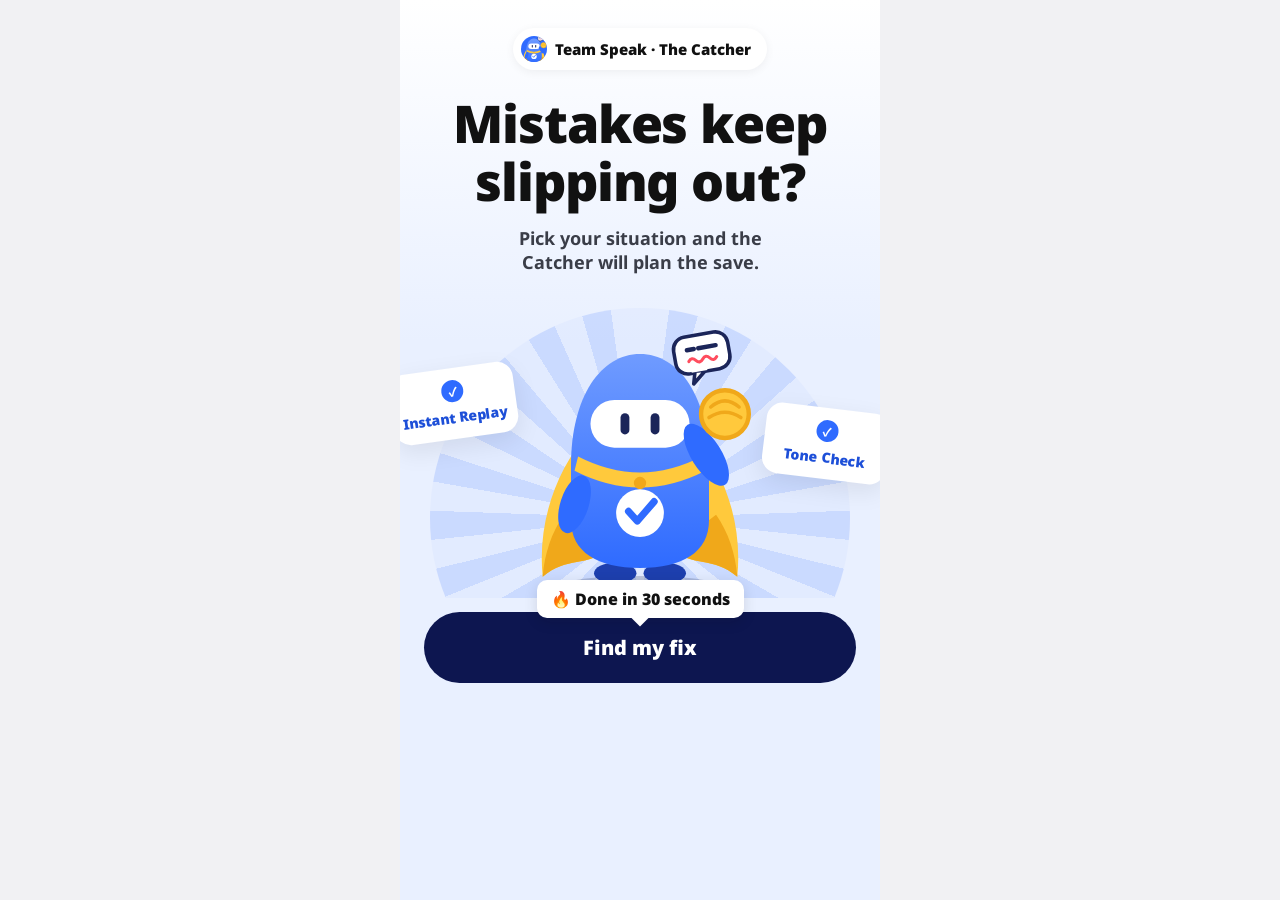
<file: team-speak/catcher.html>
<!DOCTYPE html>
<html lang="en">
<head>
<meta charset="utf-8">
<meta name="viewport" content="width=device-width, initial-scale=1">
<title>The Catcher’s questionnaire — Team Speak</title>
<meta name="description" content="Pick the situation closest to yours and get a Business English plan from The Catcher, one of the four heroes of Team Speak.">
<link rel="preconnect" href="https://fonts.googleapis.com">
<link rel="preconnect" href="https://fonts.gstatic.com" crossorigin>
<link href="https://fonts.googleapis.com/css2?family=Noto+Sans:wght@400;500;700;900&amp;family=Noto+Sans+TC:wght@400;500;700;900&amp;display=swap" rel="stylesheet">
<link rel="stylesheet" href="../styles.css">
<link rel="stylesheet" href="team.css">
</head>
<body class="quiz-page" data-hero="catcher">

<!-- quiz.js renders the intro, questions and result for this hero -->
<main class="quiz" id="quiz">
  <noscript>This questionnaire needs JavaScript to run.</noscript>
</main>

<script src="quiz.js"></script>
</body>
</html>
</file>
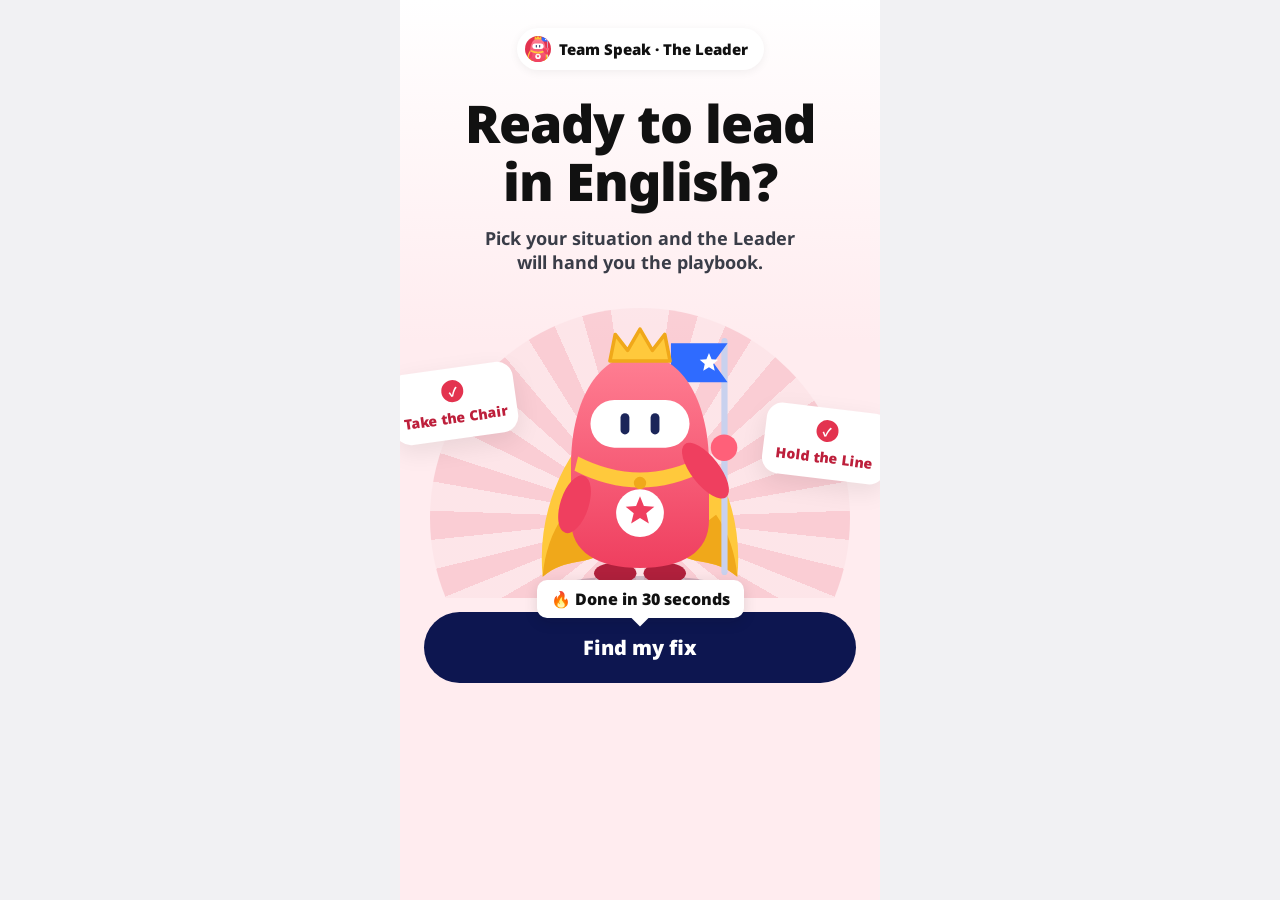
<file: team-speak/leader.html>
<!DOCTYPE html>
<html lang="en">
<head>
<meta charset="utf-8">
<meta name="viewport" content="width=device-width, initial-scale=1">
<title>The Leader’s questionnaire — Team Speak</title>
<meta name="description" content="Pick the situation closest to yours and get a Business English plan from The Leader, one of the four heroes of Team Speak.">
<link rel="preconnect" href="https://fonts.googleapis.com">
<link rel="preconnect" href="https://fonts.gstatic.com" crossorigin>
<link href="https://fonts.googleapis.com/css2?family=Noto+Sans:wght@400;500;700;900&amp;family=Noto+Sans+TC:wght@400;500;700;900&amp;display=swap" rel="stylesheet">
<link rel="stylesheet" href="../styles.css">
<link rel="stylesheet" href="team.css">
</head>
<body class="quiz-page" data-hero="leader">

<!-- quiz.js renders the intro, questions and result for this hero -->
<main class="quiz" id="quiz">
  <noscript>This questionnaire needs JavaScript to run.</noscript>
</main>

<script src="quiz.js"></script>
</body>
</html>
</file>
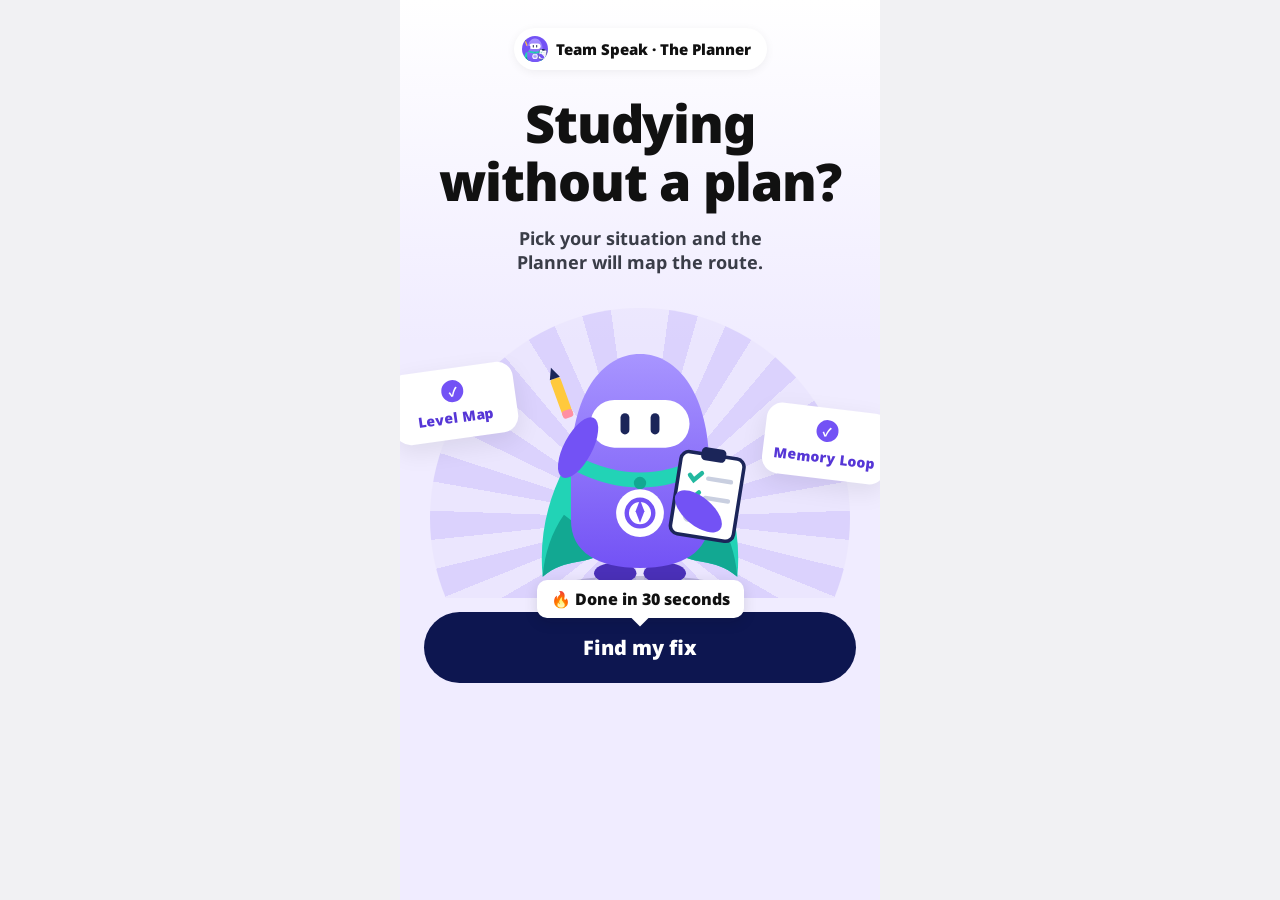
<file: team-speak/planner.html>
<!DOCTYPE html>
<html lang="en">
<head>
<meta charset="utf-8">
<meta name="viewport" content="width=device-width, initial-scale=1">
<title>The Planner’s questionnaire — Team Speak</title>
<meta name="description" content="Pick the situation closest to yours and get a Business English plan from The Planner, one of the four heroes of Team Speak.">
<link rel="preconnect" href="https://fonts.googleapis.com">
<link rel="preconnect" href="https://fonts.gstatic.com" crossorigin>
<link href="https://fonts.googleapis.com/css2?family=Noto+Sans:wght@400;500;700;900&amp;family=Noto+Sans+TC:wght@400;500;700;900&amp;display=swap" rel="stylesheet">
<link rel="stylesheet" href="../styles.css">
<link rel="stylesheet" href="team.css">
</head>
<body class="quiz-page" data-hero="planner">

<!-- quiz.js renders the intro, questions and result for this hero -->
<main class="quiz" id="quiz">
  <noscript>This questionnaire needs JavaScript to run.</noscript>
</main>

<script src="quiz.js"></script>
</body>
</html>
</file>
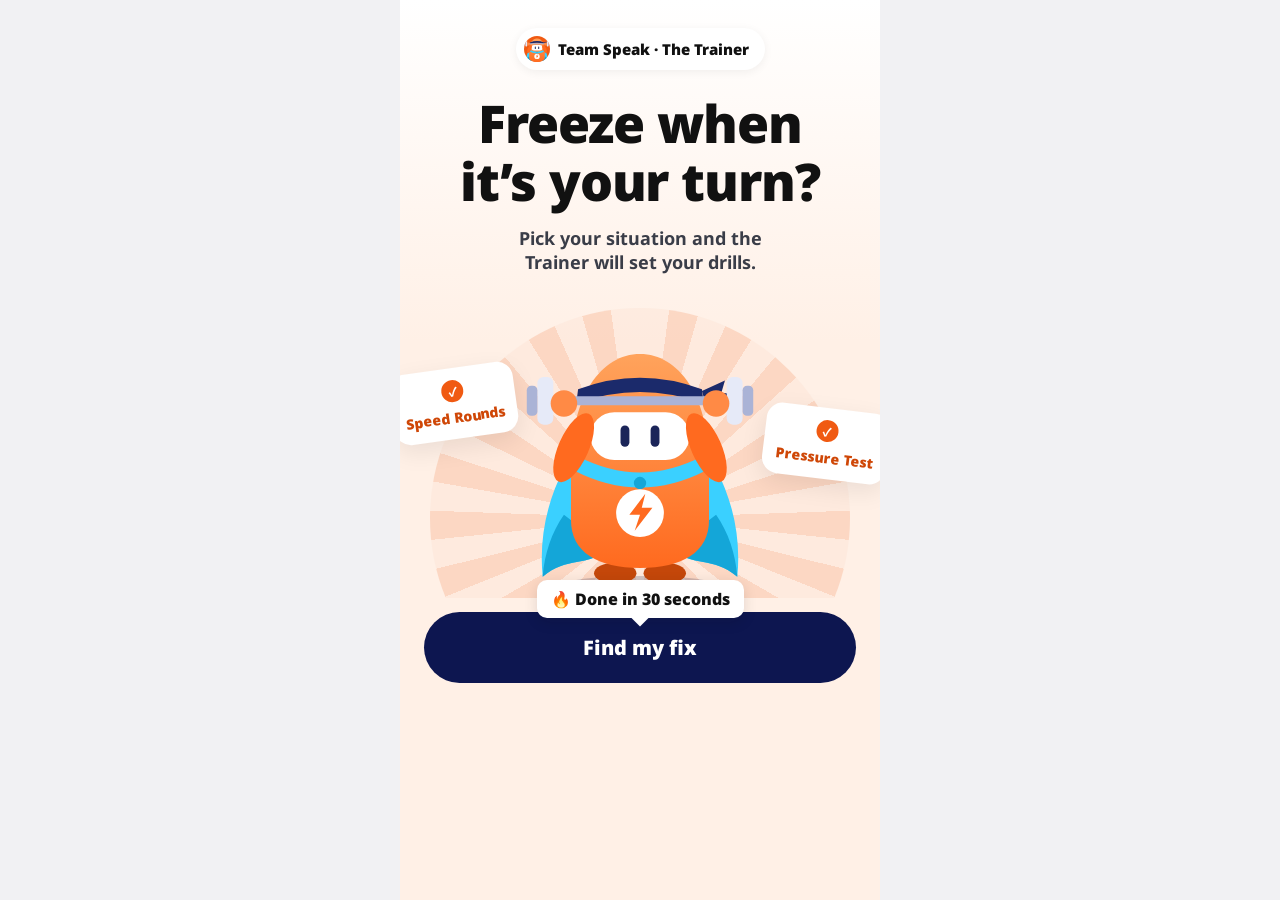
<file: team-speak/trainer.html>
<!DOCTYPE html>
<html lang="en">
<head>
<meta charset="utf-8">
<meta name="viewport" content="width=device-width, initial-scale=1">
<title>The Trainer’s questionnaire — Team Speak</title>
<meta name="description" content="Pick the situation closest to yours and get a Business English plan from The Trainer, one of the four heroes of Team Speak.">
<link rel="preconnect" href="https://fonts.googleapis.com">
<link rel="preconnect" href="https://fonts.gstatic.com" crossorigin>
<link href="https://fonts.googleapis.com/css2?family=Noto+Sans:wght@400;500;700;900&amp;family=Noto+Sans+TC:wght@400;500;700;900&amp;display=swap" rel="stylesheet">
<link rel="stylesheet" href="../styles.css">
<link rel="stylesheet" href="team.css">
</head>
<body class="quiz-page" data-hero="trainer">

<!-- quiz.js renders the intro, questions and result for this hero -->
<main class="quiz" id="quiz">
  <noscript>This questionnaire needs JavaScript to run.</noscript>
</main>

<script src="quiz.js"></script>
</body>
</html>
</file>
<file: styles.css>
/* Speak — Purchase BE page */

:root {
  --blue: #2f6bff;
  --blue-dark: #1d4fd8;
  --blue-line: #c9d6ff;
  --ink: #111;
  --ink-2: #3a3d48;
  --ink-3: #4a4e5a;
  --muted: #7a7e8a;
  --faint: #8a8e99;
  --line: #eceef2;
  --line-2: #e3e5ea;
  --surface: #f5f6f8;
  --placeholder: #e8eaef;
}

*, *::before, *::after { box-sizing: border-box; }

body {
  margin: 0;
  background: #fff;
  font-family: 'Noto Sans', 'Noto Sans TC', system-ui, sans-serif;
  color: var(--ink);
  -webkit-font-smoothing: antialiased;
}
body.modal-open { overflow: hidden; }

a { color: var(--blue); text-decoration: none; }
a:hover { color: var(--blue-dark); }

img { max-width: 100%; }

/* Keep #anchor targets clear of the sticky nav */
[id] { scroll-margin-top: 64px; }

h1, h2, h3, p { margin: 0; }

.container { max-width: 1200px; margin: 0 auto; }
.container--md { max-width: 1000px; margin: 0 auto; }
.container--sm { max-width: 800px; margin: 0 auto; }

.section { padding: 88px 24px; background: #fff; }
.section--alt { background: var(--surface); }
.stack-40 { display: flex; flex-direction: column; gap: 40px; }

.section-head {
  text-align: center;
  display: flex;
  flex-direction: column;
  gap: 12px;
  align-items: center;
}
.section-head__icon { height: 56px; }
.section-head h2,
.h2 {
  font-size: clamp(28px, 3.5vw, 40px);
  font-weight: 900;
}
.h2--center { text-align: center; }
.section-head p { font-size: 17px; color: var(--ink-3); }
.hl { color: var(--blue); }
.strong { color: var(--ink); }

.grid-3 {
  display: grid;
  grid-template-columns: repeat(auto-fit, minmax(300px, 1fr));
  gap: 24px;
}

/* Buttons */
.btn {
  display: inline-block;
  border: none;
  cursor: pointer;
  font-family: inherit;
  font-weight: 700;
  border-radius: 999px;
  text-align: center;
  background: var(--blue);
  color: #fff;
  transition: background .2s, color .2s;
}
.btn:hover { color: #fff; }
.btn--sm { padding: 10px 18px; font-size: 14px; white-space: nowrap; }
.btn--lg { padding: 18px 36px; font-size: 18px; }
.btn--block { display: block; padding: 16px; font-size: 17px; }
.btn--outline {
  background: #fff;
  color: var(--blue);
  border: 2px solid var(--blue);
  padding: 14px;
}
.btn--outline:hover { color: var(--blue); }

/* ---------- Nav ---------- */
.nav {
  position: sticky;
  top: 0;
  z-index: 20;
  background: rgba(255, 255, 255, .92);
  backdrop-filter: blur(10px);
  -webkit-backdrop-filter: blur(10px);
  border-bottom: 1px solid var(--line);
}
.nav__inner {
  max-width: 1200px;
  margin: 0 auto;
  padding: 12px 24px;
  display: flex;
  align-items: center;
  gap: 24px;
}
.nav__logo { height: 26px; display: block; }
.nav__links {
  display: flex;
  gap: 20px;
  flex: 1;
  flex-wrap: wrap;
  font-size: 14px;
}
.nav__links a { color: var(--ink-2); }

/* ---------- Hero ---------- */
.hero { background: #fff; color: var(--ink); position: relative; overflow: hidden; }
.hero__inner {
  max-width: 1200px;
  margin: 0 auto;
  padding: 72px 24px 64px;
  display: grid;
  grid-template-columns: repeat(auto-fit, minmax(320px, 1fr));
  gap: 48px;
  align-items: center;
}
.hero__copy { display: flex; flex-direction: column; gap: 24px; }
.hero h1 {
  font-size: clamp(40px, 5vw, 64px);
  line-height: 1.15;
  font-weight: 900;
  letter-spacing: -.01em;
}
.hero__tags { font-size: 18px; font-weight: 700; color: var(--ink-2); }
.hero__cta { display: flex; flex-direction: column; gap: 10px; align-items: flex-start; }
.hero__note { font-size: 14px; color: var(--ink-3); }
.hero__media {
  position: relative;
  border-radius: 28px;
  overflow: hidden;
  aspect-ratio: 4 / 3;
  background: var(--surface);
}
.hero__media img { width: 100%; height: 100%; object-fit: cover; display: block; }

.backing { border-top: 1px solid var(--line); }
.backing__inner {
  max-width: 1200px;
  margin: 0 auto;
  padding: 28px 24px;
  display: flex;
  flex-wrap: wrap;
  gap: 24px;
  align-items: center;
  justify-content: center;
}
.backing__openai { height: 32px; filter: brightness(0); }
.backing__text { font-weight: 700; font-size: 16px; }
.backing__badges { display: flex; gap: 12px; }
.backing__badges img { height: 48px; }

/* ---------- Logos marquee ---------- */
.logos { padding: 48px 0; background: var(--surface); }
.logos h3 {
  margin: 0 0 28px;
  text-align: center;
  font-size: 18px;
  font-weight: 700;
  color: var(--ink-2);
  padding: 0 24px;
}
.logos__viewport {
  overflow: hidden;
  -webkit-mask-image: linear-gradient(90deg, transparent, #000 10%, #000 90%, transparent);
  mask-image: linear-gradient(90deg, transparent, #000 10%, #000 90%, transparent);
}
.logos__track {
  display: flex;
  gap: 56px;
  width: max-content;
  align-items: center;
  animation: marquee 40s linear infinite;
}
.logos__track img { height: 36px; width: auto; opacity: .75; filter: grayscale(1); }

@keyframes marquee {
  from { transform: translateX(0); }
  to { transform: translateX(-50%); }
}

/* ---------- Personas ---------- */
.persona {
  background: #fff;
  border: 1px solid var(--line);
  border-radius: 24px;
  padding: 32px 28px;
  display: flex;
  flex-direction: column;
  gap: 20px;
  cursor: pointer;
  transition: transform .25s ease, box-shadow .25s ease;
}
.persona:hover { transform: translateY(-4px); box-shadow: 0 16px 40px rgba(17, 17, 17, .08); }
.persona__avatar { width: 120px; height: 120px; border-radius: 50%; display: block; }
.persona__head { display: flex; flex-direction: column; gap: 6px; }
.persona__quote { font-size: 18px; font-weight: 700; color: var(--ink); }
.persona__who {
  font-size: clamp(26px, 2.6vw, 34px);
  font-weight: 900;
  color: var(--blue);
  line-height: 1.2;
}
.persona__rule { height: 1px; background: var(--blue-line); }
.persona__familiar { font-size: 22px; font-weight: 900; color: var(--ink); }
.persona__pains { display: flex; flex-direction: column; gap: 20px; margin: 0; padding: 0; list-style: none; }
.persona__pains li { display: flex; gap: 16px; align-items: flex-start; font-size: 16px; line-height: 1.6; font-weight: 700; color: var(--ink); }
.pain-icon {
  flex: none;
  width: 28px;
  height: 28px;
  border-radius: 50%;
  background: #d9d9de;
  display: flex;
  align-items: center;
  justify-content: center;
  margin-top: 1px;
}
.pain-icon::after {
  content: "";
  width: 0;
  height: 0;
  border-left: 6px solid transparent;
  border-right: 6px solid transparent;
  border-bottom: 10px solid #fff;
  margin-top: -2px;
}
.persona__try { margin-top: auto; padding: 14px; font-size: 16px; }
.persona__try:hover { background: var(--blue-dark); }

/* ---------- Pricing ---------- */
.plans {
  display: grid;
  grid-template-columns: repeat(auto-fit, minmax(300px, 1fr));
  gap: 24px;
  align-items: stretch;
}
.plan {
  border: 1px solid var(--line-2);
  border-radius: 24px;
  padding: 32px;
  display: flex;
  flex-direction: column;
  gap: 20px;
  position: relative;
}
.plan--featured {
  border: 2px solid var(--blue);
  box-shadow: 0 12px 40px rgba(47, 107, 255, .15);
}
.plan__badge {
  position: absolute;
  top: -14px;
  left: 32px;
  background: var(--blue);
  color: #fff;
  font-size: 13px;
  font-weight: 700;
  padding: 5px 14px;
  border-radius: 999px;
}
.plan h3 { font-size: 24px; font-weight: 900; }
.plan__price { display: flex; flex-direction: column; gap: 4px; }
.plan__avg { font-size: 15px; color: var(--ink-3); }
.plan__avg b { font-size: 40px; color: var(--ink); font-weight: 900; }
.plan__yearly { display: flex; gap: 10px; align-items: baseline; }
.plan__yearly b { font-size: 17px; }
.plan__yearly s { color: var(--faint); font-size: 14px; }
.plan__fit { font-weight: 700; font-size: 15px; }
.checklist { display: flex; flex-direction: column; gap: 12px; font-size: 15px; margin: 0; padding: 0; list-style: none; }
.checklist li { display: flex; gap: 10px; align-items: flex-start; }
.checklist li::before { content: "✓"; color: var(--blue); font-weight: 900; }
.plan__fine { margin: auto 0 0; font-size: 12px; color: var(--faint); line-height: 1.6; }

/* ---------- Competitor ---------- */
.compete-head { gap: 16px; }
.compete-head .lead { font-size: 17px; font-weight: 700; color: var(--ink); }
.compete-head .body {
  font-size: 15px;
  color: var(--ink-3);
  line-height: 1.8;
  max-width: 680px;
  text-wrap: pretty;
}
.compare-scroll { overflow-x: auto; }
.compare {
  min-width: 640px;
  display: grid;
  grid-template-columns: 120px repeat(3, minmax(0, 1fr));
  font-size: 14px;
  text-align: center;
}
.compare > div { padding: 18px 12px; border-top: 1px solid var(--line-2); color: var(--faint); white-space: pre-line; }
.compare > .compare__colhead { padding: 20px 12px; border-top: none; font-weight: 700; color: var(--ink-3); }
.compare > .compare__blank { padding: 0; border-top: none; }
.compare > .compare__label { padding: 18px 8px; font-weight: 700; text-align: left; color: var(--ink-2); }
.compare > .compare__speak { background: var(--blue); color: #fff; font-weight: 700; border-top: none; }
.compare > .compare__speak-top { padding: 20px 12px; border-radius: 20px 20px 0 0; display: flex; justify-content: center; }
.compare__speak-top img { height: 28px; }
.compare > .compare__speak-end { height: 16px; padding: 0; border-radius: 0 0 20px 20px; }

/* ---------- AI tutor ---------- */
.tutor {
  background: var(--surface);
  border-radius: 24px;
  overflow: hidden;
  display: flex;
  flex-direction: column;
}
.tutor img { width: 100%; aspect-ratio: 4 / 3; object-fit: cover; display: block; background: var(--placeholder); }
.tutor__body { padding: 24px; display: flex; flex-direction: column; gap: 8px; }
.tutor__body b { font-size: 19px; }
.tutor__body span { font-size: 14px; color: var(--ink-3); line-height: 1.7; }
.tutor__how {
  margin-top: 12px;
  align-self: flex-start;
  border: 2px solid var(--blue);
  background: #fff;
  color: var(--blue);
  padding: 10px 20px;
  font-size: 15px;
}
.tutor__how:hover { background: var(--blue); color: #fff; }

/* ---------- Stories ---------- */
.stories-head p { max-width: 640px; line-height: 1.7; }
.stories {
  display: grid;
  grid-template-columns: repeat(auto-fit, minmax(260px, 1fr));
  gap: 20px;
}
.stories img { width: 100%; border-radius: 20px; display: block; background: var(--placeholder); }

/* ---------- Team ---------- */
.team { padding: 72px 24px; background: #fff; color: var(--ink); border-top: 1px solid var(--line); }
.team__inner {
  display: flex;
  flex-direction: column;
  gap: 28px;
  align-items: center;
  text-align: center;
}
.team h2 { font-size: clamp(24px, 3vw, 34px); font-weight: 900; }
.team p { font-size: 16px; color: var(--ink-3); }
.team__logos { display: flex; gap: 40px; flex-wrap: wrap; justify-content: center; align-items: center; }
.team__logos img { height: 44px; }

/* ---------- Reviews ---------- */
.reviews {
  display: grid;
  grid-template-columns: repeat(auto-fill, minmax(260px, 1fr));
  gap: 20px;
}
.review {
  background: #fff;
  border-radius: 20px;
  padding: 24px;
  display: flex;
  flex-direction: column;
  gap: 12px;
}
.review__stars { height: 18px; align-self: flex-start; }
.review p { font-size: 14px; line-height: 1.8; color: var(--ink-2); flex: 1; }
.review b { font-size: 14px; }

/* ---------- Final CTA ---------- */
.final { padding: 88px 24px; background: var(--blue); color: #fff; }
.final__inner {
  display: flex;
  flex-direction: column;
  gap: 20px;
  align-items: center;
  text-align: center;
}
.final img { height: 96px; }
.final h2 { font-size: clamp(30px, 4vw, 48px); font-weight: 900; }
.final .btn { background: #fff; color: var(--blue); padding: 18px 40px; font-weight: 900; font-size: 18px; }
.final__note { font-size: 14px; }

/* ---------- FAQ ---------- */
.faq-wrap { display: flex; flex-direction: column; gap: 28px; }
.faq-wrap h2 { text-align: center; }
.faq { border-bottom: 1px solid var(--line-2); }
.faq__q {
  width: 100%;
  background: none;
  border: none;
  cursor: pointer;
  font-family: inherit;
  text-align: left;
  padding: 20px 4px;
  display: flex;
  justify-content: space-between;
  gap: 16px;
  font-size: 16px;
  font-weight: 700;
  color: var(--ink);
}
.faq__icon { color: var(--blue); font-size: 20px; line-height: 1; }
.faq__a {
  padding: 0 4px 20px;
  font-size: 14px;
  line-height: 1.8;
  color: var(--ink-3);
  white-space: pre-line;
}
.faq__a[hidden] { display: none; }

/* ---------- Footer ---------- */
.footer { background: var(--surface); color: var(--ink-3); padding: 56px 24px 32px; font-size: 14px; }
.footer__inner { display: flex; flex-direction: column; gap: 36px; }
.footer__logo { height: 28px; align-self: flex-start; filter: brightness(0); }
.footer__cols {
  display: grid;
  grid-template-columns: repeat(auto-fit, minmax(160px, 1fr));
  gap: 28px;
}
.footer__col { display: flex; flex-direction: column; gap: 10px; }
.footer__col b { color: var(--ink); }
.footer__col a { color: var(--ink-3); }
.footer__copy { font-size: 12px; border-top: 1px solid var(--line-2); padding-top: 20px; }
/* Leave room so the sticky offer bar never covers the copyright line */
.has-sticky .footer { padding-bottom: 96px; }

/* ---------- Modal ---------- */
.modal {
  position: fixed;
  inset: 0;
  z-index: 50;
  background: rgba(17, 17, 17, 0);
  display: flex;
  align-items: center;
  justify-content: center;
  padding: 24px;
  transition: background .3s ease;
}
.modal[hidden] { display: none; }
.modal.is-shown { background: rgba(17, 17, 17, .55); }
.modal__panel {
  position: relative;
  background: #fff;
  border-radius: 28px;
  width: 100%;
  max-width: 560px;
  max-height: calc(100vh - 48px);
  overflow: auto;
  padding: 36px;
  display: flex;
  flex-direction: column;
  gap: 22px;
  box-shadow: 0 30px 80px rgba(17, 17, 17, .25);
  opacity: 0;
  transform: translateY(24px) scale(.92);
  transition: opacity .35s ease, transform .45s cubic-bezier(.2, .9, .3, 1.2);
}
.modal__panel--demo { max-width: 720px; }
.modal.is-shown .modal__panel { opacity: 1; transform: translateY(0) scale(1); }
.modal__close {
  position: absolute;
  top: 16px;
  right: 16px;
  width: 40px;
  height: 40px;
  border-radius: 50%;
  border: none;
  background: var(--surface);
  cursor: pointer;
  font-size: 20px;
  color: var(--ink-2);
  font-family: inherit;
}
.modal__head { display: flex; flex-direction: column; gap: 6px; padding-right: 40px; }
.modal__who { font-size: 13px; font-weight: 700; color: var(--muted); }
.modal__title { font-size: 28px; font-weight: 900; color: var(--blue); line-height: 1.25; }
.modal__label { font-size: 15px; font-weight: 700; }
.modal__steps {
  display: grid;
  grid-template-columns: repeat(auto-fit, minmax(180px, 1fr));
  gap: 10px;
  flex: none;
}
.modal__step {
  display: flex;
  flex-direction: column;
  gap: 6px;
  background: var(--surface);
  border-radius: 16px;
  padding: 14px 16px;
}
.modal__step-n {
  width: 26px;
  height: 26px;
  border-radius: 50%;
  background: var(--blue);
  color: #fff;
  font-weight: 900;
  font-size: 13px;
  display: flex;
  align-items: center;
  justify-content: center;
}
.modal__step b { font-size: 14px; }
.modal__step span:last-child { font-size: 13px; color: var(--ink-3); line-height: 1.55; }
.modal__demo { display: flex; flex-direction: column; gap: 10px; flex: none; }
.modal__demo iframe {
  width: 100%;
  height: 760px;
  border: 0;
  display: block;
  background: transparent;
  color-scheme: light;
  flex: none;
  border-radius: 16px;
}
.modal__sample {
  border: 1px solid var(--line-2);
  border-radius: 16px;
  padding: 16px 18px;
  display: flex;
  flex-direction: column;
  gap: 8px;
}
.modal__sample-label { font-size: 12px; font-weight: 700; color: var(--muted); }
.bubble { font-size: 14px; max-width: 85%; padding: 10px 14px; }
.bubble--ai { align-self: flex-start; background: var(--surface); border-radius: 14px 14px 14px 4px; }
.bubble--you { align-self: flex-end; background: var(--blue); color: #fff; border-radius: 14px 14px 4px 14px; }
.modal__cta { display: flex; flex-direction: column; gap: 8px; align-items: stretch; text-align: center; flex: none; }
.modal__cta span { font-size: 13px; color: var(--ink-3); }

/* ---------- Sticky offer bar ---------- */
.sticky {
  position: fixed;
  left: 0;
  right: 0;
  bottom: 0;
  z-index: 30;
  background: #fff;
  color: var(--ink);
  padding: 12px 20px;
  border-top: 1px solid var(--line-2);
  display: flex;
  gap: 16px;
  align-items: center;
  justify-content: center;
  flex-wrap: wrap;
  box-shadow: 0 -8px 24px rgba(0, 0, 0, .2);
}
.sticky span { font-size: 14px; }
.sticky .btn { padding: 10px 22px; font-size: 14px; }

@media (prefers-reduced-motion: reduce) {
  .logos__track { animation: none; }
  .persona, .modal, .modal__panel { transition: none; }
}
</file>
<file: team-speak/team.css>
/* Team Speak — mock landing page + character questionnaire pages.
   Loaded after ../styles.css; everything here is prefixed or scoped so the
   original purchase page is unaffected. */

:root {
  --navy: #0d1650;
  --navy-2: #16237a;
  --gold: #ffd23f;
  --gold-dark: #f2b90f;
}

/* Per-hero accent colors (used by member cards and questionnaire pages) */
.member--catcher, [data-hero="catcher"] { --accent: #2f6bff; --accent-dark: #1d4fd8; --accent-soft: #e9f0ff; }
.member--planner, [data-hero="planner"] { --accent: #7352f5; --accent-dark: #5636d6; --accent-soft: #f0ecff; }
.member--trainer, [data-hero="trainer"] { --accent: #f05a12; --accent-dark: #cf4707; --accent-soft: #fff0e6; }
.member--leader,  [data-hero="leader"]  { --accent: #e3334f; --accent-dark: #bd1f3b; --accent-soft: #ffecef; }

/* ---------- Hero banner ---------- */
.ts-hero {
  position: relative;
  overflow: hidden;
  color: #fff;
  background: radial-gradient(120% 90% at 50% 100%, #2f6bff 0%, var(--navy-2) 45%, var(--navy) 100%);
}
.ts-hero__rays {
  position: absolute;
  left: 50%;
  bottom: -40%;
  width: 220vmax;
  height: 220vmax;
  transform: translate(-50%, 50%);
  background: repeating-conic-gradient(from 0deg, rgba(255, 255, 255, .055) 0deg 6deg, transparent 6deg 12deg);
  -webkit-mask-image: radial-gradient(circle, #000 0%, transparent 55%);
  mask-image: radial-gradient(circle, #000 0%, transparent 55%);
  animation: ts-spin 120s linear infinite;
  pointer-events: none;
}
@keyframes ts-spin { to { transform: translate(-50%, 50%) rotate(360deg); } }

.ts-hero__inner {
  position: relative;
  max-width: 1200px;
  margin: 0 auto;
  padding: 64px 24px 0;
  display: flex;
  flex-direction: column;
  align-items: center;
  text-align: center;
  gap: 20px;
}
.ts-badge {
  display: inline-block;
  padding: 8px 20px;
  border-radius: 10px;
  background: var(--gold);
  color: var(--navy);
  font-size: 15px;
  font-weight: 900;
  letter-spacing: .14em;
  text-transform: uppercase;
  transform: rotate(-3deg) skewX(-6deg);
  box-shadow: 4px 4px 0 rgba(0, 0, 0, .25);
}
.ts-hero h1 {
  font-size: clamp(34px, 5vw, 62px);
  line-height: 1.15;
  font-weight: 900;
  letter-spacing: -.01em;
  text-wrap: balance;
}
.ts-hl { color: var(--gold); }
.ts-hero__tags { font-size: 18px; font-weight: 700; color: #d5ddff; }
.ts-hero__cta { display: flex; gap: 12px; flex-wrap: wrap; justify-content: center; margin-top: 4px; }
.ts-btn-gold { background: var(--gold); color: var(--navy); }
.ts-btn-gold:hover { background: var(--gold-dark); color: var(--navy); }
.ts-btn-ghost { background: rgba(255, 255, 255, .12); color: #fff; box-shadow: inset 0 0 0 2px rgba(255, 255, 255, .55); }
.ts-btn-ghost:hover { background: rgba(255, 255, 255, .22); }
.ts-hero__note { font-size: 14px; color: #d5ddff; }
.ts-hero__note b { color: #fff; }

.ts-lineup {
  display: flex;
  align-items: flex-end;
  justify-content: center;
  width: 100%;
  max-width: 980px;
  margin-top: 12px;
  padding-bottom: 28px;
}
.ts-lineup__hero {
  position: relative;
  flex: 0 1 25%;
  min-width: 0;
  display: flex;
  flex-direction: column;
  align-items: center;
  margin: 0 -1.5%;
  color: #fff;
  animation: ts-float 5s ease-in-out infinite;
}
.ts-lineup__hero img { width: 100%; display: block; filter: drop-shadow(0 18px 24px rgba(5, 10, 50, .45)); transition: transform .25s ease; }
.ts-lineup__hero:hover { color: #fff; }
.ts-lineup__hero:hover img { transform: translateY(-8px) scale(1.04); }
/* The two in the middle stand forward and a little larger */
.ts-lineup__hero--planner, .ts-lineup__hero--trainer { flex-basis: 29%; z-index: 1; }
.ts-lineup__hero--planner { animation-delay: -1.2s; }
.ts-lineup__hero--trainer { animation-delay: -2.6s; }
.ts-lineup__hero--leader { animation-delay: -3.8s; }
@keyframes ts-float { 0%, 100% { transform: translateY(0); } 50% { transform: translateY(-8px); } }

.ts-tag {
  margin-top: -6px;
  padding: 6px 14px;
  border-radius: 999px;
  background: #fff;
  color: var(--navy);
  font-size: clamp(11px, 1.5vw, 15px);
  font-weight: 900;
  white-space: nowrap;
  box-shadow: 0 6px 16px rgba(5, 10, 50, .3);
}
.ts-hero .backing { position: relative; background: #fff; color: var(--ink); border-top: none; }

/* ---------- Members ---------- */
.members { display: grid; grid-template-columns: repeat(2, minmax(0, 1fr)); gap: 28px; }
.member {
  border: 1px solid var(--line);
  border-radius: 28px;
  overflow: hidden;
  background: #fff;
  display: flex;
  flex-direction: column;
  scroll-margin-top: 80px;
}
.member__art {
  position: relative;
  display: flex;
  align-items: flex-end;
  gap: 8px;
  padding: 24px 28px 0;
  background:
    repeating-conic-gradient(from 0deg at 22% 100%, rgba(255, 255, 255, .09) 0deg 7deg, transparent 7deg 14deg),
    linear-gradient(135deg, var(--accent-dark), var(--accent));
  color: #fff;
}
.member__art img { width: 170px; flex: none; display: block; margin-bottom: -6px; }
.member__title { display: flex; flex-direction: column; gap: 6px; padding-bottom: 28px; min-width: 0; }
.member__role {
  align-self: flex-start;
  padding: 4px 12px;
  border-radius: 999px;
  background: rgba(255, 255, 255, .2);
  font-size: 13px;
  font-weight: 700;
}
.member h3 { font-size: clamp(28px, 3vw, 38px); font-weight: 900; line-height: 1.1; }
.member__body { padding: 28px; display: flex; flex-direction: column; gap: 16px; flex: 1; }
.member__quote { font-size: 19px; font-weight: 900; line-height: 1.4; color: var(--ink); }
.member__desc { font-size: 15px; line-height: 1.7; color: var(--ink-3); }

.feature {
  background: var(--accent-soft);
  border-radius: 20px;
  padding: 20px;
  display: flex;
  flex-direction: column;
  gap: 6px;
}
.feature__label { font-size: 12px; font-weight: 900; letter-spacing: .1em; text-transform: uppercase; color: var(--accent-dark); }
.feature > b { font-size: 19px; }
.feature__desc { font-size: 14px; line-height: 1.6; color: var(--ink-3); }

/* Little product mock-ups inside each feature card */
.mock { margin-top: 10px; background: #fff; border-radius: 16px; padding: 14px; display: flex; flex-direction: column; gap: 8px; }
.mock .bubble--you { background: var(--accent); }
.mock .bubble s { opacity: .7; }
.mock__fix { align-self: flex-end; font-size: 14px; color: var(--ink-2); display: flex; gap: 8px; align-items: center; }
.mock__fix b { color: #12925f; }
.mock__tick { width: 20px; height: 20px; border-radius: 50%; background: #17b877; color: #fff; font-size: 12px; font-weight: 900; display: inline-flex; align-items: center; justify-content: center; }
.mock__days { display: flex; gap: 6px; }
.mock__days span {
  flex: 1; aspect-ratio: 1; max-width: 40px; border-radius: 50%;
  display: flex; align-items: center; justify-content: center;
  font-size: 12px; font-weight: 700; color: var(--faint); background: var(--surface);
}
.mock__days .is-done { background: var(--accent); color: #fff; }
.mock__days .is-today { box-shadow: inset 0 0 0 2px var(--accent); color: var(--accent-dark); background: #fff; }
.mock__today { font-size: 14px; color: var(--ink-2); }
.mock__mic { display: flex; align-items: center; gap: 10px; font-size: 13px; font-weight: 700; color: var(--accent-dark); }
.mock__micdot { width: 32px; height: 32px; border-radius: 50%; background: var(--accent); flex: none; position: relative; }
.mock__micdot::after { content: ""; position: absolute; left: 12px; top: 8px; width: 8px; height: 13px; border-radius: 4px; background: #fff; }
.mock__wave { display: flex; align-items: center; gap: 3px; flex: 1; height: 24px; }
.mock__wave i { width: 4px; border-radius: 2px; background: var(--accent); opacity: .55; height: 40%; animation: ts-wave 1.1s ease-in-out infinite; }
.mock__wave i:nth-child(2n) { animation-delay: -.3s; }
.mock__wave i:nth-child(3n) { animation-delay: -.6s; }
@keyframes ts-wave { 0%, 100% { height: 25%; } 50% { height: 100%; } }
.mock--chips { flex-direction: row; flex-wrap: wrap; }
.mock--chips span { padding: 8px 14px; border-radius: 999px; background: var(--accent-soft); color: var(--accent-dark); font-size: 13px; font-weight: 700; }

.member__actions { margin-top: auto; padding-top: 4px; display: flex; gap: 10px; flex-wrap: wrap; }
.member__go { flex: 1 1 240px; padding: 14px 18px; font-size: 16px; background: var(--accent); }
.member__go:hover { background: var(--accent-dark); }
.member__how { padding: 12px 18px; font-size: 15px; background: #fff; color: var(--accent-dark); box-shadow: inset 0 0 0 2px var(--accent); }
.member__how:hover { background: var(--accent-soft); color: var(--accent-dark); }

@media (max-width: 860px) {
  .members { grid-template-columns: 1fr; }
}
@media (max-width: 520px) {
  .nav__links { display: none; }
  .nav__inner { justify-content: space-between; }
  .ts-hero__inner { padding-top: 44px; }
  .ts-hero__tags { font-size: 15px; }
  .ts-lineup { padding-bottom: 20px; width: 124%; max-width: none; margin-left: -12%; margin-right: -12%; }
  .ts-lineup__hero { margin: 0 -3.5%; }
  .ts-tag { padding: 4px 8px; font-size: 10px; }
  .member__art { padding: 20px 20px 0; }
  .member__art img { width: 120px; }
  .member__title { padding-bottom: 20px; }
  .member__body { padding: 22px 20px; }
}

/* ---------- Questionnaire pages ----------
   Flow follows the "English Pharmacy" event page: a phone-width column with
   intro → one pick-your-situation list → a result made of stacked cards. */
.quiz-page { background: #f1f1f3; }
.quiz {
  width: 100%; max-width: 480px; min-height: 100vh; margin: 0 auto;
  background: linear-gradient(180deg, #fff 0%, var(--accent-soft) 38%, var(--accent-soft) 100%);
}
.quiz__screen { min-height: 100vh; padding: 28px 24px 40px; display: flex; flex-direction: column; align-items: center; gap: 16px; text-align: center; }
.quiz__screen--list { background: #fff; align-items: stretch; text-align: left; padding: 28px 28px 48px; }
.quiz__pill {
  align-self: center; display: inline-flex; align-items: center; gap: 8px;
  padding: 8px 16px 8px 8px; border-radius: 999px; background: #fff;
  font-size: 15px; font-weight: 900; color: var(--ink);
  box-shadow: 0 2px 10px rgba(17, 17, 17, .06);
}
.quiz__screen--list .quiz__pill { background: var(--surface); box-shadow: none; }
.quiz__pill:hover { color: var(--ink); }
.quiz__pill img { width: 26px; height: 26px; border-radius: 50%; background: var(--accent); object-fit: cover; object-position: 50% 28%; }

.quiz__title { font-size: clamp(38px, 11vw, 52px); font-weight: 900; line-height: 1.12; letter-spacing: -.02em; text-wrap: balance; margin-top: 8px; }
.quiz__title:focus, .quiz__q:focus { outline: none; }
.quiz__sub { font-size: 18px; font-weight: 700; color: var(--ink-2); text-wrap: balance; }

/* Intro stage: hero in front of two tilted "move" cards */
.quiz__stage { position: relative; width: calc(100% + 48px); margin: 8px -24px 0; height: 300px; overflow: hidden; flex: none; }
.quiz__stage::before {
  content: ""; position: absolute; left: 50%; bottom: -130px; width: 420px; height: 420px; border-radius: 50%;
  transform: translateX(-50%);
  background: repeating-conic-gradient(from 0deg, rgba(255, 255, 255, .7) 0deg 8deg, transparent 8deg 16deg), var(--accent);
  opacity: .16;
}
.quiz__stage > img { position: absolute; left: 50%; bottom: 0; width: 230px; transform: translateX(-50%); }
.quiz__chip {
  position: absolute; top: 70px; width: 124px; padding: 12px 8px; border-radius: 16px; background: #fff;
  font-size: 14px; font-weight: 900; color: var(--accent-dark);
  box-shadow: 0 8px 24px rgba(17, 17, 17, .08);
  display: flex; flex-direction: column; gap: 6px; align-items: center;
}
.quiz__chip::before { content: "✓"; width: 22px; height: 22px; border-radius: 50%; background: var(--accent); color: #fff; font-size: 12px; display: flex; align-items: center; justify-content: center; }
.quiz__chip--l { left: -8px; transform: rotate(-8deg); }
.quiz__chip--r { right: -8px; top: 110px; transform: rotate(7deg); }

.quiz__start { width: 100%; display: flex; flex-direction: column; align-items: center; margin-top: -34px; position: relative; }
.quiz__tip {
  position: relative; z-index: 1; margin-bottom: -6px; padding: 8px 14px; border-radius: 10px; background: #fff;
  font-size: 16px; font-weight: 900; box-shadow: 0 4px 14px rgba(17, 17, 17, .12);
}
.quiz__tip::after { content: ""; position: absolute; left: 50%; bottom: -6px; width: 12px; height: 12px; background: #fff; transform: translateX(-50%) rotate(45deg); }
.quiz .btn--cta { width: 100%; padding: 22px 16px; font-size: 20px; font-weight: 900; background: var(--navy); color: #fff; }
.quiz .btn--cta:hover { background: var(--navy-2); }

/* Pick-your-situation list */
.quiz__q { font-size: 30px; font-weight: 900; letter-spacing: -.01em; margin-top: 28px; }
.quiz__hint { font-size: 16px; color: var(--ink-3); margin-bottom: 12px; }
.quiz__opts { display: flex; flex-direction: column; gap: 12px; }
.quiz__opt {
  display: flex; align-items: center; gap: 16px;
  width: 100%; min-height: 96px; padding: 16px 20px;
  border: 1px solid #dcdfe6; border-radius: 16px;
  background: #fff; cursor: pointer;
  font-family: inherit; font-size: 17px; font-weight: 700; color: var(--ink); text-align: left; line-height: 1.5;
  transition: border-color .15s, background .15s, transform .15s;
}
.quiz__opt:hover { border-color: var(--accent); transform: translateY(-1px); }
.quiz__opt.is-picked { border-color: var(--accent); background: var(--accent-soft); box-shadow: inset 0 0 0 1px var(--accent); }
.quiz__emoji { flex: none; font-size: 44px; line-height: 1; }
.quiz__backbtn { align-self: center; background: none; border: none; padding: 8px; cursor: pointer; font-family: inherit; font-size: 14px; font-weight: 700; color: var(--muted); }
.quiz__backbtn:hover { color: var(--ink); }

/* Result */
.quiz__screen--result { gap: 12px; }
.quiz__title--result { font-size: clamp(34px, 10vw, 44px); }
.quiz__move { font-size: 26px; font-weight: 700; color: var(--ink-2); margin-top: 16px; }
.quiz__portrait { position: relative; width: 240px; height: 230px; flex: none; }
.quiz__portrait::before { content: ""; position: absolute; inset: 14px 8px 0; border-radius: 28px 28px 0 0; background: linear-gradient(160deg, var(--accent-dark), var(--accent)); }
.quiz__portrait img { position: absolute; left: 50%; bottom: -4px; width: 190px; transform: translateX(-50%); }
.quiz__portrait span {
  position: absolute; right: -18px; bottom: 18px; width: 84px; height: 84px; border-radius: 50%;
  background: #fff; box-shadow: 0 8px 22px rgba(17, 17, 17, .14);
  display: flex; align-items: center; justify-content: center; font-size: 40px;
}
.quiz__quote { font-size: 24px; font-weight: 500; line-height: 1.4; text-wrap: balance; margin-top: 8px; }
.quiz__quote-sub { font-size: 15px; color: var(--ink-3); margin-bottom: 12px; text-wrap: balance; }
.quiz__box { width: 100%; background: #fff; border-radius: 16px; padding: 22px 26px 28px; text-align: left; display: flex; flex-direction: column; gap: 10px; }
.quiz__box h3 { font-size: 18px; font-weight: 900; padding-bottom: 12px; margin-bottom: 6px; border-bottom: 1px solid #cfd2da; }
.quiz__box p { font-size: 17px; line-height: 1.6; color: var(--ink-2); }
.quiz__box p.small { font-size: 14px; color: var(--ink-3); }
.quiz__rx { align-self: flex-start; padding: 4px 10px; border-radius: 8px; background: var(--accent-soft); color: var(--accent-dark); font-size: 20px; font-weight: 900; }
.quiz__stat { display: flex; align-items: center; gap: 16px; margin-top: 8px; }
.quiz__stat-label { flex: 1; font-size: 15px; font-weight: 900; line-height: 1.4; padding-left: 10px; border-left: 3px solid var(--accent); }
.quiz__donut { position: relative; width: 150px; height: 150px; flex: none; }
.quiz__donut svg { width: 100%; height: 100%; transform: rotate(-90deg); display: block; }
.quiz__donut circle { fill: none; stroke-width: 16; }
.quiz__donut .track { stroke: #e6e9f0; }
.quiz__donut .value { stroke: var(--accent); transition: stroke-dashoffset 1s ease .2s; }
.quiz__donut div { position: absolute; inset: 0; display: flex; flex-direction: column; align-items: center; justify-content: center; }
.quiz__donut b { font-size: 30px; font-weight: 900; color: var(--accent); line-height: 1; }
.quiz__donut small { font-size: 11px; color: var(--muted); margin-top: 4px; }
.quiz__foot { font-size: 12px; color: var(--muted); margin-top: 8px; }
.quiz .btn--rx { width: 100%; margin-top: 16px; padding: 22px 16px; border-radius: 16px; font-size: 20px; font-weight: 900; background: var(--accent); }
.quiz .btn--rx:hover { background: var(--accent-dark); }
.quiz__note { font-size: 13px; color: var(--ink-3); }

.quiz__others { margin-top: 24px; width: 100%; text-align: center; display: flex; flex-direction: column; gap: 14px; }
.quiz__others b { font-size: 15px; color: var(--ink-2); }
.quiz__others-row { display: flex; justify-content: center; gap: 10px; }
.quiz__other {
  display: flex; flex-direction: column; align-items: center; gap: 4px;
  flex: 1; max-width: 120px; padding: 12px 6px 10px; border-radius: 16px; background: #fff;
  font-size: 13px; font-weight: 900; color: var(--ink);
  transition: transform .2s;
}
.quiz__other:hover { transform: translateY(-3px); color: var(--ink); }
.quiz__other img { width: 64px; display: block; }

.quiz__fade { animation: quiz-in .3s ease both; }
@keyframes quiz-in { from { opacity: 0; transform: translateY(10px); } to { opacity: 1; transform: none; } }

@media (prefers-reduced-motion: reduce) {
  .ts-hero__rays, .ts-lineup__hero, .mock__wave i, .quiz__fade { animation: none; }
  .ts-lineup__hero img, .quiz__opt, .quiz__donut .value { transition: none; }
}
</file>
